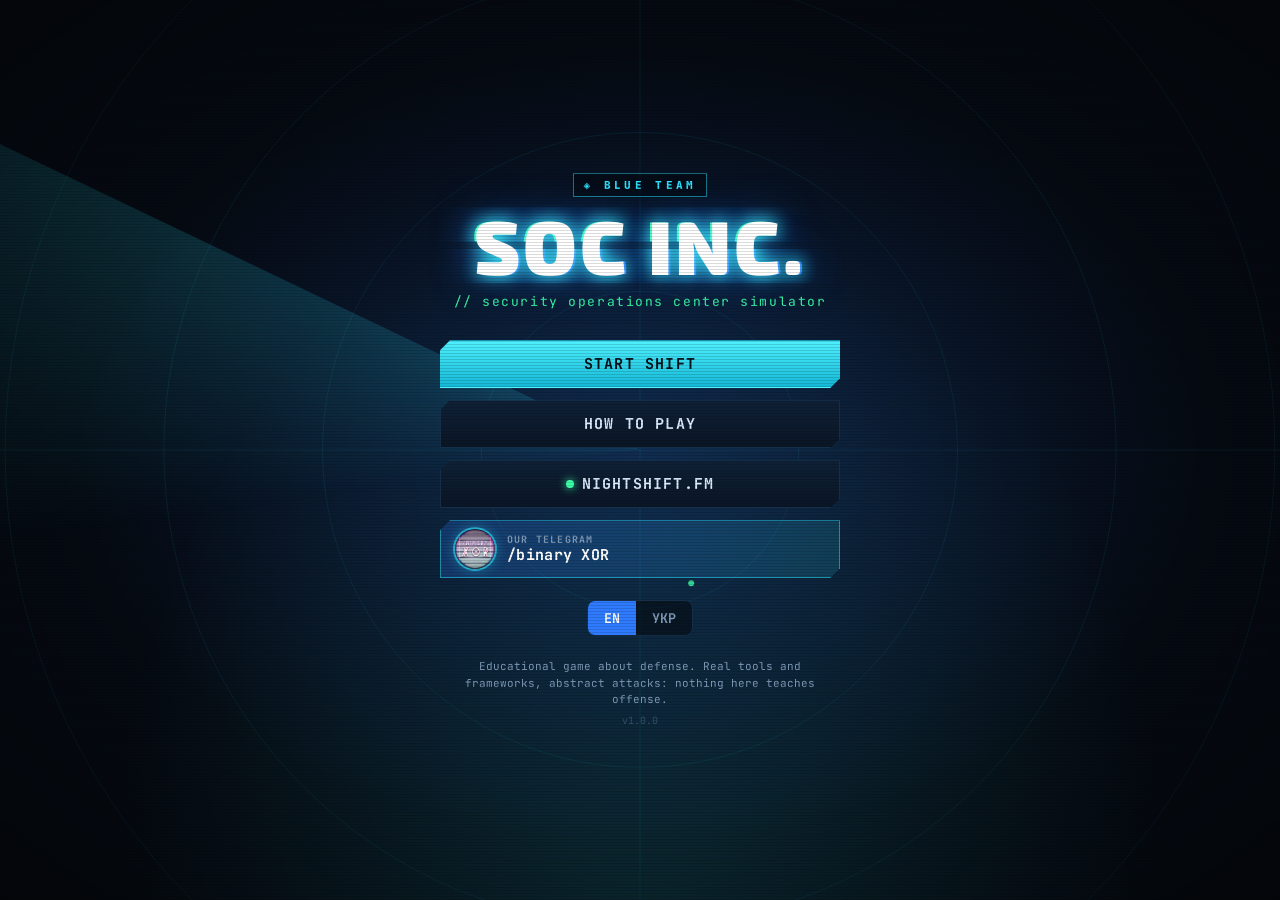
<file: index.html>
<!doctype html>
<html lang="en">
<head>
  <meta charset="utf-8">
  <meta name="viewport" content="width=device-width, initial-scale=1, viewport-fit=cover, user-scalable=no">
  <meta name="theme-color" content="#050a12">
  <meta name="mobile-web-app-capable" content="yes">
  <meta name="apple-mobile-web-app-capable" content="yes">
  <meta name="apple-mobile-web-app-status-bar-style" content="black-translucent">
  <title>SOC Inc.</title>
  <meta name="description" content="A Plague Inc: The Cure-style strategy game for defenders: run a SOC, find hidden intruders, contain them, attribute the adversary and evict them for good. Real tools, real frameworks, deep lore.">
  <meta property="og:title" content="SOC Inc.">
  <meta property="og:description" content="Run the SOC. Find the hidden intruders, contain the spread, attribute the actor, evict them all at once. Can you keep the board on your side?">
  <meta property="og:type" content="website">
  <meta property="og:site_name" content="SOC Inc.">
  <meta property="og:url" content="https://morronel.github.io/soc_inc/">
  <meta property="og:image" content="https://morronel.github.io/soc_inc/assets/og-image.jpg">
  <meta property="og:image:type" content="image/jpeg">
  <meta property="og:image:width" content="1200">
  <meta property="og:image:height" content="630">
  <meta property="og:image:alt" content="SOC Inc.: a network map with detected intruders and quarantined departments">
  <meta name="twitter:card" content="summary_large_image">
  <meta name="twitter:title" content="SOC Inc.">
  <meta name="twitter:description" content="Run the SOC. Find the hidden intruders, contain the spread, attribute the actor, evict them all at once.">
  <meta name="twitter:image" content="https://morronel.github.io/soc_inc/assets/og-image.jpg">
  <script>
    // Cache guard: the deploy stamps __BUILD__ with the commit hash on every asset URL and in version.json.
    // In-app webviews (Telegram & co.) cache aggressively: if this page is older than the live build, clear caches and reload once.
    (function () {
      var BUILD = '__BUILD__';
      if (/^__/.test(BUILD) || !window.fetch) return;                // local dev: nothing to compare against
      try {
        if (navigator.serviceWorker && navigator.serviceWorker.getRegistrations)
          navigator.serviceWorker.getRegistrations().then(function (rs) { rs.forEach(function (r) { r.unregister(); }); });
        if (window.caches && caches.keys) caches.keys().then(function (ks) { ks.forEach(function (k) { caches.delete(k); }); });
      } catch (e) { /* not available */ }
      fetch('version.json?t=' + Date.now(), { cache: 'no-store' }).then(function (r) { return r.json(); }).then(function (v) {
        if (!v || !v.build || v.build === BUILD) return;
        var key = 'si_reload_' + v.build;
        try { if (sessionStorage.getItem(key)) return; sessionStorage.setItem(key, '1'); } catch (e) { return; }  // never loop
        location.replace(location.pathname + '?v=' + v.build + location.hash);
      }).catch(function () { /* offline: keep what we have */ });
    })();
  </script>
  <link rel="icon" href="assets/icon.svg" type="image/svg+xml">
  <link rel="manifest" href="manifest.webmanifest?v=__BUILD__">
  <link rel="preconnect" href="https://fonts.googleapis.com">
  <link rel="preconnect" href="https://fonts.gstatic.com" crossorigin>
  <link href="https://fonts.googleapis.com/css2?family=JetBrains+Mono:wght@400;700;800&family=Exo+2:wght@700;800;900&display=swap" rel="stylesheet">
  <link rel="stylesheet" href="css/style.css?v=__BUILD__">
</head>
<body>
<div id="app">

  <!-- ===================================================== TITLE -->
  <section id="scr-title" class="screen active">
    <div class="title-bg"><canvas id="title-radar"></canvas></div>
    <div class="title-wrap">
      <div class="logo-badge">◈ BLUE TEAM</div>
      <div class="logo glitch" data-text="SOC INC.">SOC INC.</div>
      <div class="tagline">// <span data-i18n="tagline"></span></div>
      <div class="title-menu">
        <button class="btn btn-primary" id="btn-play" data-i18n="play"></button>
        <button class="btn" id="btn-howto" data-i18n="howto"></button>
        <button class="btn" id="btn-radio-title"><span class="onair-dot"></span> <span data-i18n="radio"></span></button>
        <a class="btn btn-channel hidden" id="btn-channel" target="_blank" rel="noopener"><img class="ch-logo" src="assets/binary-xor.png" alt=""><span class="ch-text"><small data-i18n="channel"></small><b class="ch-name"></b></span></a>
      </div>
      <div class="lang-switch">
        <button data-lang="en">EN</button><button data-lang="uk">УКР</button>
      </div>
      <p class="disclaimer" data-i18n="disclaimer"></p>
      <div class="version">v<span id="ver"></span></div>
    </div>
  </section>

  <!-- ===================================================== SETUP -->
  <section id="scr-setup" class="screen">
    <header class="bar">
      <button class="icon-btn" id="setup-back" aria-label="back">‹</button>
      <h2 data-i18n="setupTitle"></h2>
      <span></span>
    </header>
    <div class="setup-body">
      <label class="lbl" data-i18n="nameLabel"></label>
      <div class="name-row">
        <input id="team-name" maxlength="16" spellcheck="false" autocomplete="off">
        <button class="btn btn-small" id="name-reroll">⟳ <span data-i18n="reroll"></span></button>
      </div>
      <label class="lbl" data-i18n="companyLabel"></label>
      <div class="cards" id="company-cards"></div>
      <label class="lbl" data-i18n="advLabel"></label>
      <div class="cards" id="adv-cards"></div>
    </div>
    <div class="setup-foot">
      <button class="btn btn-primary btn-wide" id="btn-start" data-i18n="start"></button>
    </div>
  </section>

  <!-- ===================================================== GAME -->
  <section id="scr-game" class="screen">
    <header class="hud-top">
      <button class="icon-btn" id="btn-menu" aria-label="menu">☰</button>
      <div class="hud-id">
        <div class="hud-name"><span id="hud-name"></span> <em class="sev s4" id="hud-sev">SEV-4</em></div>
        <div class="hud-clock" id="hud-clock"></div>
      </div>
      <div class="hud-res">
        <div class="hud-budget" id="hud-budget">$<b id="budget-val">0</b>K</div>
        <div class="hud-analysts" id="hud-analysts" title="analysts">👤 <b id="analyst-val">0/0</b></div>
      </div>
      <button class="icon-btn speed" id="btn-speed">1×</button>
      <button class="icon-btn" id="btn-radio" aria-label="radio">📻</button>
    </header>
    <div class="ticker" id="ticker"><span class="ticker-tag">◉ SOC</span><div class="ticker-text"><span id="ticker-text"></span></div></div>
    <div class="map-wrap" id="map-wrap">
      <canvas id="map"></canvas>
      <div class="dept-tip hidden" id="dept-tip"></div>
      <div class="hint hidden" id="hint"></div>
    </div>
    <footer class="hud-bottom">
      <div class="meters">
        <div class="meter m-known"><div class="m-lbl"><span data-i18n="mKnown"></span><b id="m-known-v">0</b></div><div class="m-bar"><i id="m-known"></i></div></div>
        <div class="meter m-dmg"><div class="m-lbl"><span id="m-dmg-l"></span><b id="m-dmg-v">0%</b></div><div class="m-bar"><i id="m-dmg"></i></div></div>
        <div class="meter m-inv"><div class="m-lbl"><span data-i18n="mInv"></span><b id="m-inv-v"></b></div><div class="m-bar"><i id="m-inv"></i></div></div>
        <div class="meter m-plan"><div class="m-lbl"><span data-i18n="mPlan"></span><b id="m-plan-v"></b></div><div class="m-bar"><i id="m-plan"></i></div></div>
        <div class="meter m-trust"><div class="m-lbl"><span data-i18n="mTrust"></span><b id="m-trust-v"></b></div><div class="m-bar"><i id="m-trust"></i><s style="left:25%"></s></div></div>
        <div class="meter m-vis"><div class="m-lbl"><span data-i18n="mVis"></span><b id="m-vis-v"></b></div><div class="m-bar"><i id="m-vis"></i></div></div>
      </div>
      <div class="actions">
        <button class="btn btn-soc" id="btn-soc"><span data-i18n="socBtn"></span> <em id="soc-badge" class="badge hot hidden"></em></button>
        <button class="btn btn-defense" id="btn-defense"><span data-i18n="defense"></span> <em id="defense-badge" class="badge hidden"></em></button>
        <button class="btn btn-erad" id="btn-erad" disabled><span id="erad-label"></span></button>
      </div>
    </footer>
  </section>

  <!-- ===================================================== END -->
  <section id="scr-end" class="screen">
    <div class="end-body">
      <div class="end-title glitch" id="end-title" data-text=""></div>
      <p class="end-sub" id="end-sub"></p>
      <img class="share-img" id="share-img" alt="result card">
      <div class="end-actions">
        <button class="btn btn-primary" id="btn-share" data-i18n="share"></button>
        <button class="btn" id="btn-save" data-i18n="saveImg"></button>
        <a class="btn btn-tg" id="btn-tgshare" target="_blank" rel="noopener"><span class="tg-ico">✈</span> <span data-i18n="tgShare"></span></a>
        <a class="btn btn-channel hidden" id="btn-channel-end" target="_blank" rel="noopener"><img class="ch-logo" src="assets/binary-xor.png" alt=""><span class="ch-text"><small data-i18n="channel"></small><b class="ch-name"></b></span></a>
      </div>
      <h3 data-i18n="stats"></h3>
      <div class="stat-grid" id="stat-grid"></div>
      <h3 id="debrief-title"></h3>
      <ul class="debrief" id="debrief"></ul>
      <h3 data-i18n="advReport"></h3>
      <p class="muted" data-i18n="advReportHint"></p>
      <div class="adv-report" id="adv-report"></div>
      <h3 data-i18n="program"></h3>
      <p class="muted" data-i18n="programHint"></p>
      <div class="program" id="program"></div>
      <h3 data-i18n="lesson"></h3>
      <p class="lesson" id="lesson"></p>
      <div class="end-actions">
        <button class="btn btn-primary" id="btn-again" data-i18n="again"></button>
        <button class="btn" id="btn-end-menu" data-i18n="menu"></button>
      </div>
    </div>
  </section>

  <!-- ===================================================== OVERLAYS -->
  <div class="overlay" id="ovl-tree">
    <div class="panel tree-panel">
      <header class="bar">
        <h2 data-i18n="tree"></h2>
        <div class="hud-budget">$<b id="tree-budget">0</b>K</div>
        <button class="icon-btn" data-close aria-label="close">✕</button>
      </header>
      <nav class="tabs" id="tree-tabs"></nav>
      <div class="tree-grid-wrap"><svg class="tree-lines" id="tree-lines"></svg><div class="tree-grid" id="tree-grid"></div></div>
      <div class="tree-detail" id="tree-detail"></div>
    </div>
  </div>

  <div class="overlay" id="ovl-soc">
    <div class="panel soc-panel">
      <header class="bar"><h2 data-i18n="socTitle"></h2><span class="soc-stats" id="soc-stats"></span><button class="icon-btn" data-close aria-label="close">✕</button></header>
      <nav class="tabs soc-tabs" id="soc-tabs">
        <button data-tab="alerts" class="on" style="--c:#ffb020" data-i18n="tabAlerts"></button>
        <button data-tab="adv" style="--c:#ff3b5c" data-i18n="tabAdv"></button>
      </nav>
      <ol class="soc-list" id="soc-list"></ol>
      <div class="adv-pane hidden" id="adv-pane"></div>
    </div>
  </div>

  <div class="overlay" id="ovl-dept">
    <div class="panel dept-panel">
      <header class="bar"><h2 id="dept-title"></h2><div class="hud-budget">$<b id="dept-budget">0</b>K</div><button class="icon-btn" data-close aria-label="close">✕</button></header>
      <div class="dept-info" id="dept-info"></div>
      <div class="dept-actions" id="dept-actions"></div>
    </div>
  </div>

  <div class="overlay" id="ovl-menu">
    <div class="panel small-panel">
      <h2 data-i18n="paused"></h2>
      <button class="btn btn-primary btn-wide" data-close data-i18n="resume"></button>
      <button class="btn btn-wide" id="menu-howto" data-i18n="howto"></button>
      <button class="btn btn-wide" id="menu-radio" data-i18n="radio"></button>
      <div class="row-setting"><span data-i18n="sfx"></span><button class="btn btn-small" id="sfx-toggle"></button></div>
      <div class="row-setting"><span data-i18n="language"></span><div class="lang-switch"><button data-lang="en">EN</button><button data-lang="uk">УКР</button></div></div>
      <button class="btn btn-wide btn-danger" id="menu-quit" data-i18n="quit"></button>
    </div>
  </div>

  <div class="overlay" id="ovl-howto">
    <div class="panel">
      <header class="bar"><h2 data-i18n="howto"></h2><span></span><button class="icon-btn" data-close aria-label="close">✕</button></header>
      <div class="howto-body" id="howto-body"></div>
    </div>
  </div>

  <div class="overlay" id="ovl-radio">
    <div class="panel radio-panel">
      <header class="bar"><h2>NIGHTSHIFT.FM <small>101.1 MHz</small></h2><span class="onair" id="radio-onair"></span><button class="icon-btn" data-close aria-label="close">✕</button></header>
      <div class="radio-viz"><canvas id="radio-viz"></canvas></div>
      <div class="radio-now"><small data-i18n="nowPlaying"></small><div id="radio-track"></div><div class="radio-time" id="radio-time"></div></div>
      <div class="radio-ctrl">
        <button class="icon-btn big" id="radio-prev">⏮</button>
        <button class="icon-btn big" id="radio-toggle">▶</button>
        <button class="icon-btn big" id="radio-next">⏭</button>
      </div>
      <input type="range" id="radio-vol" min="0" max="100" value="70">
      <ol class="radio-list" id="radio-list"></ol>
      <p class="muted" data-i18n="radioNote"></p>
    </div>
  </div>

  <div class="overlay" id="ovl-confirm">
    <div class="panel small-panel">
      <h2 class="cyan" data-i18n="confirmTitle"></h2>
      <p data-i18n="confirmTxt"></p>
      <p class="warn" id="confirm-warn"></p>
      <button class="btn btn-erad btn-wide" id="confirm-yes" data-i18n="yes"></button>
      <button class="btn btn-wide" data-close data-i18n="no"></button>
    </div>
  </div>

  <div class="toast" id="toast"></div>
  <div class="crt"></div>
</div>

<script src="js/config.js?v=__BUILD__"></script>
<script src="js/labels.js?v=__BUILD__"></script>
<script src="js/i18n.js?v=__BUILD__"></script>
<script src="js/data.js?v=__BUILD__"></script>
<script src="js/upgrades.js?v=__BUILD__"></script>
<script src="js/game.js?v=__BUILD__"></script>
<script src="js/audio.js?v=__BUILD__"></script>
<script src="js/map.js?v=__BUILD__"></script>
<script src="js/share.js?v=__BUILD__"></script>
<script src="js/ui.js?v=__BUILD__"></script>
</body>
</html>
</file>
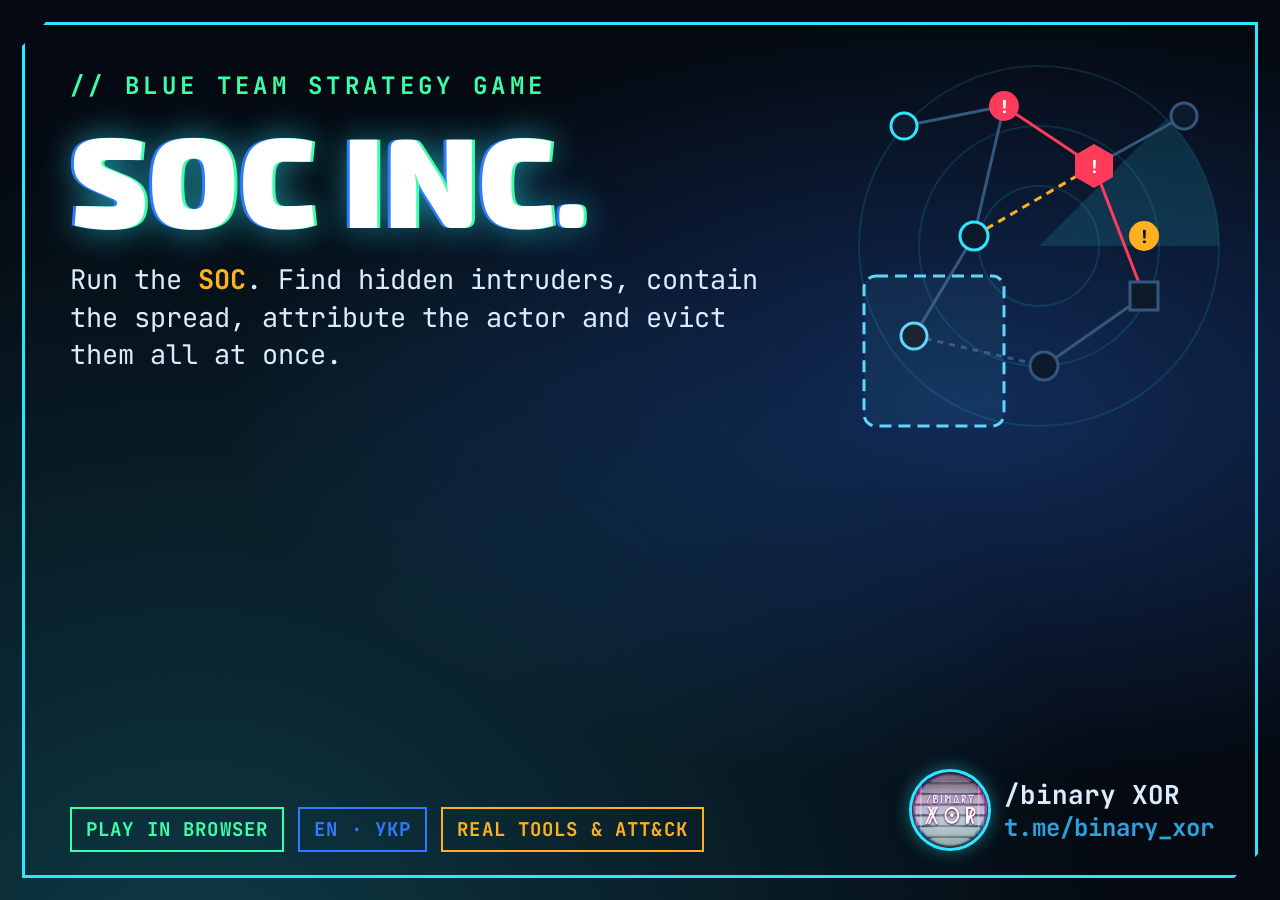
<file: tools/og.html>
<!doctype html><html><head><meta charset="utf-8">
<link href="https://fonts.googleapis.com/css2?family=JetBrains+Mono:wght@400;700;800&family=Exo+2:wght@800;900&display=swap" rel="stylesheet">
<style>
html,body{margin:0;width:1200px;height:630px;overflow:hidden;background:#050a12;font-family:'JetBrains Mono',monospace;color:#dcecff}
.bg{position:absolute;inset:0;background:radial-gradient(ellipse at 76% 45%,rgba(46,123,255,.3),transparent 55%),radial-gradient(ellipse at 15% 110%,rgba(46,230,255,.22),transparent 60%),#050a12}
.frame{position:absolute;inset:22px;border:3px solid #2ee6ff;clip-path:polygon(24px 0,100% 0,100% calc(100% - 24px),calc(100% - 24px) 100%,0 100%,0 24px)}
.l{position:absolute;left:70px;top:70px;width:690px}
.kick{color:#3dffa8;letter-spacing:.18em;font-weight:700;font-size:24px}
h1{font-family:'Exo 2';font-weight:900;font-size:128px;line-height:.92;margin:18px 0 0;color:#fff;text-shadow:3px 0 #3dffa8,-3px 0 #2e7bff,0 0 34px rgba(46,230,255,.6)}
p{font-size:27px;line-height:1.4;margin:24px 0 0}
p b{color:#ffb020}
.tags{position:absolute;left:70px;bottom:48px;display:flex;gap:14px}
.tags span{border:2px solid;padding:8px 14px;font-weight:700;font-size:19px;letter-spacing:.06em}
.ch{position:absolute;right:66px;bottom:52px;display:flex;align-items:center;gap:16px}
.ch img{width:76px;height:76px;border-radius:50%;box-shadow:0 0 0 3px #2ee6ff,0 0 20px rgba(46,230,255,.6)}
.ch b{display:block;font-size:26px}.ch i{font-style:normal;color:#2aa3e0;font-size:24px;font-weight:700}
svg{position:absolute;right:46px;top:46px}
</style></head><body><div class="bg"></div><div class="frame"></div>
<svg width="390" height="410" viewBox="0 0 390 410">
<g fill="none" stroke="rgba(46,230,255,.12)" stroke-width="2"><circle cx="195" cy="200" r="60"/><circle cx="195" cy="200" r="120"/><circle cx="195" cy="200" r="180"/></g>
<path d="M195 200 L375 200 A180 180 0 0 0 322 73 Z" fill="rgba(46,230,255,.13)"/>
<g stroke-width="3" fill="none">
<line x1="60" y1="80" x2="160" y2="60" stroke="#35577d"/><line x1="160" y1="60" x2="250" y2="120" stroke="#ff3b5c"/><line x1="250" y1="120" x2="340" y2="70" stroke="#35577d"/>
<line x1="160" y1="60" x2="130" y2="190" stroke="#35577d"/><line x1="130" y1="190" x2="250" y2="120" stroke="#ffb020" stroke-dasharray="8 6"/><line x1="130" y1="190" x2="70" y2="290" stroke="#35577d"/>
<line x1="250" y1="120" x2="300" y2="250" stroke="#ff3b5c"/><line x1="300" y1="250" x2="200" y2="320" stroke="#35577d"/><line x1="70" y1="290" x2="200" y2="320" stroke="#35577d" stroke-dasharray="6 6"/>
</g>
<rect x="20" y="230" width="140" height="150" rx="12" fill="rgba(95,214,255,.06)" stroke="#5fd6ff" stroke-width="3" stroke-dasharray="12 7"/>
<g><circle cx="60" cy="80" r="13" fill="#0d1a2b" stroke="#2ee6ff" stroke-width="3"/><circle cx="160" cy="60" r="15" fill="#ff3b5c"/><text x="160" y="67" font-family="JetBrains Mono" font-weight="800" font-size="18" text-anchor="middle" fill="#fff">!</text>
<circle cx="340" cy="70" r="13" fill="#0d1a2b" stroke="#35577d" stroke-width="3"/>
<path d="M250 98 269 109v22l-19 11-19-11v-22z" fill="#ff3b5c"/><text x="250" y="127" font-family="JetBrains Mono" font-weight="800" font-size="18" text-anchor="middle" fill="#fff">!</text>
<circle cx="130" cy="190" r="14" fill="#0d1a2b" stroke="#2ee6ff" stroke-width="3"/><circle cx="70" cy="290" r="13" fill="#1a2533" stroke="#5fd6ff" stroke-width="3"/>
<rect x="286" y="236" width="28" height="28" fill="#0d1a2b" stroke="#35577d" stroke-width="3"/><circle cx="200" cy="320" r="14" fill="#0d1a2b" stroke="#35577d" stroke-width="3"/>
<circle cx="300" cy="190" r="15" fill="#ffb020"/><text x="300" y="197" font-family="JetBrains Mono" font-weight="800" font-size="18" text-anchor="middle" fill="#081018">!</text></g></svg>
<div class="l"><div class="kick">// BLUE TEAM STRATEGY GAME</div><h1>SOC INC.</h1>
<p>Run the <b>SOC</b>. Find hidden intruders, contain the spread, attribute the actor and evict them all at once.</p></div>
<div class="tags"><span style="color:#3dffa8">PLAY IN BROWSER</span><span style="color:#2e7bff">EN · УКР</span><span style="color:#ffb020">REAL TOOLS & ATT&CK</span></div>
<div class="ch"><img src="../assets/binary-xor.png"><div><b>/binary XOR</b><i>t.me/binary_xor</i></div></div>
</body></html>
</file>
<file: css/style.css>
/* SOC Inc. — blue team ops center */
:root {
  --bg: #050a12;
  --bg2: #0a1422;
  --panel: rgba(8, 18, 32, 0.96);
  --line: #16304a;
  --text: #dcecff;
  --muted: #7f9bb8;
  --cyan: #2ee6ff;
  --blue: #2e7bff;
  --green: #3dffa8;
  --amber: #ffb020;
  --red: #ff3b5c;
  --purple: #a98bff;
  --mono: 'JetBrains Mono', ui-monospace, Menlo, Consolas, monospace;
  --display: 'Exo 2', 'JetBrains Mono', sans-serif;
  --safe-t: env(safe-area-inset-top, 0px);
  --safe-b: env(safe-area-inset-bottom, 0px);
}

* { box-sizing: border-box; -webkit-tap-highlight-color: transparent; }
html, body { margin: 0; height: 100%; background: var(--bg); color: var(--text); font-family: var(--mono); overflow: hidden; }
body { overscroll-behavior: none; touch-action: manipulation; -webkit-user-select: none; user-select: none; }
input { -webkit-user-select: text; user-select: text; }
button { font-family: inherit; color: inherit; }
a { color: inherit; }
.hidden { display: none !important; }
.muted { color: var(--muted); font-size: 12px; line-height: 1.5; }

#app { position: fixed; inset: 0; overflow: hidden; }
.screen { position: absolute; inset: 0; display: none; flex-direction: column; padding-top: var(--safe-t); }
.screen.active { display: flex; }

/* scanlines + vignette */
.crt { pointer-events: none; position: fixed; inset: 0; z-index: 100;
  background: repeating-linear-gradient(0deg, rgba(0,0,0,0.14) 0 1px, transparent 1px 3px),
              radial-gradient(ellipse at center, transparent 58%, rgba(0,0,0,0.5) 100%);
  mix-blend-mode: multiply; }

/* ------------------------------------------------ buttons */
.btn { appearance: none; border: 1px solid var(--line); background: linear-gradient(180deg, #0f2036, #0a1626);
  padding: 13px 18px; font-size: 15px; font-weight: 700; letter-spacing: 0.08em; text-transform: uppercase; cursor: pointer;
  clip-path: polygon(10px 0, 100% 0, 100% calc(100% - 10px), calc(100% - 10px) 100%, 0 100%, 0 10px);
  transition: transform .08s, filter .15s; text-decoration: none; display: inline-flex; align-items: center; justify-content: center; gap: 8px; }
.btn:active { transform: scale(0.97); }
.btn:disabled { opacity: 0.38; cursor: default; }
.btn-primary { background: linear-gradient(180deg, #4ff0ff, #14b8d6); color: #021018; border-color: transparent; box-shadow: 0 0 22px rgba(46,230,255,0.35); }
.btn-danger { color: var(--red); border-color: rgba(255,59,92,0.4); }
.btn-small { padding: 8px 12px; font-size: 12px; }
.btn-wide { width: 100%; }
.btn-tg { background: linear-gradient(180deg, #2aa3e0, #1a7fb5); color: #fff; border-color: transparent; }
.tg-ico { display: inline-block; transform: rotate(-20deg); }
.btn-channel { background: linear-gradient(90deg, rgba(46,123,255,0.25), rgba(46,230,255,0.14)); border-color: rgba(46,230,255,0.5); justify-content: flex-start; gap: 12px; padding: 8px 14px; text-transform: none; letter-spacing: 0.02em; }
.ch-logo { width: 40px; height: 40px; border-radius: 50%; flex: none; box-shadow: 0 0 0 2px rgba(46,230,255,0.6), 0 0 14px rgba(46,230,255,0.45); }
.ch-text { display: flex; flex-direction: column; align-items: flex-start; line-height: 1.2; text-align: left; min-width: 0; }
.ch-text small { font-size: 10px; color: var(--muted); letter-spacing: 0.12em; text-transform: uppercase; }
.ch-text b { font-size: 15px; color: #fff; }
.end-actions .btn-channel { grid-column: 1 / -1; }
.icon-btn { appearance: none; background: transparent; border: 1px solid var(--line); width: 40px; height: 40px; border-radius: 10px;
  font-size: 18px; display: inline-flex; align-items: center; justify-content: center; cursor: pointer; flex: none; }
.icon-btn.big { width: 56px; height: 56px; font-size: 22px; border-radius: 50%; }
.icon-btn:active { background: rgba(255,255,255,0.06); }

/* ------------------------------------------------ glitch text */
.glitch { position: relative; font-family: var(--display); font-weight: 900; letter-spacing: 0.04em; }
.glitch::before, .glitch::after { content: attr(data-text); position: absolute; left: 0; top: 0; width: 100%; overflow: hidden; }
.glitch::before { color: var(--green); transform: translate(-2px, 0); clip-path: inset(0 0 55% 0); animation: gl1 3.6s infinite steps(1); mix-blend-mode: screen; }
.glitch::after { color: var(--blue); transform: translate(2px, 0); clip-path: inset(55% 0 0 0); animation: gl2 3.1s infinite steps(1); mix-blend-mode: screen; }
@keyframes gl1 { 0%,92%,100% { transform: translate(-2px,0); } 93% { transform: translate(-6px,-2px); clip-path: inset(10% 0 60% 0); } 96% { transform: translate(4px,1px); clip-path: inset(40% 0 30% 0); } }
@keyframes gl2 { 0%,88%,100% { transform: translate(2px,0); } 89% { transform: translate(7px,2px); clip-path: inset(60% 0 5% 0); } 94% { transform: translate(-5px,0); clip-path: inset(20% 0 50% 0); } }

/* ------------------------------------------------ title */
#scr-title { align-items: center; justify-content: center; }
.title-bg { position: absolute; inset: 0; overflow: hidden;
  background: radial-gradient(ellipse at 50% 50%, rgba(46,123,255,0.22), transparent 62%), radial-gradient(ellipse at 50% 110%, rgba(46,230,255,0.15), transparent 60%), var(--bg); }
#title-radar { position: absolute; inset: 0; width: 100%; height: 100%; }
.title-wrap { position: relative; z-index: 1; width: min(440px, 100%); padding: 24px 20px calc(24px + var(--safe-b)); text-align: center; overflow-y: auto; max-height: 100%; }
.logo-badge { display: inline-block; font-size: 11px; font-weight: 800; letter-spacing: 0.3em; color: var(--cyan); border: 1px solid rgba(46,230,255,0.5); padding: 4px 10px; margin-bottom: 10px; background: rgba(5,10,18,0.6); }
.logo { font-size: clamp(46px, 15vw, 76px); line-height: 1; color: #fff; text-shadow: 0 0 18px rgba(46,230,255,0.7), 0 0 44px rgba(46,123,255,0.55); }
.tagline { color: var(--green); margin: 10px 0 30px; font-size: 13px; letter-spacing: 0.12em; }
.title-menu { display: flex; flex-direction: column; gap: 12px; }
.lang-switch { display: inline-flex; margin: 22px auto 0; border: 1px solid var(--line); border-radius: 8px; overflow: hidden; background: rgba(5,10,18,0.6); }
.lang-switch button { background: transparent; border: 0; padding: 8px 16px; font-weight: 700; cursor: pointer; color: var(--muted); }
.lang-switch button.on { background: var(--blue); color: #fff; }
.disclaimer { color: var(--muted); font-size: 11px; line-height: 1.5; margin: 22px 0 6px; }
.version { color: #36506d; font-size: 10px; }
.onair-dot { width: 8px; height: 8px; border-radius: 50%; background: var(--green); box-shadow: 0 0 8px var(--green); animation: blink 1.2s infinite; }
@keyframes blink { 50% { opacity: 0.25; } }

/* ------------------------------------------------ bars + setup */
.bar { display: flex; align-items: center; justify-content: space-between; gap: 10px; padding: 10px 14px; border-bottom: 1px solid var(--line); }
.bar h2 { margin: 0; font-family: var(--display); font-weight: 800; font-size: 18px; letter-spacing: 0.06em; flex: 1; min-width: 0; white-space: nowrap; overflow: hidden; text-overflow: ellipsis; }
.bar h2 small { font-size: 11px; color: var(--muted); font-family: var(--mono); }
.setup-body { flex: 1; overflow-y: auto; padding: 6px 16px 20px; -webkit-overflow-scrolling: touch; }
.lbl { display: block; color: var(--cyan); font-size: 12px; letter-spacing: 0.12em; text-transform: uppercase; margin: 18px 0 8px; }
.name-row { display: flex; gap: 8px; }
.name-row input { flex: 1; min-width: 0; background: #07111e; border: 1px solid var(--line); color: var(--cyan); font: 700 18px var(--mono);
  padding: 10px 12px; letter-spacing: 0.08em; text-transform: uppercase; border-radius: 6px; outline: none; }
.name-row input:focus { border-color: var(--cyan); box-shadow: 0 0 0 2px rgba(46,230,255,0.2); }
.cards { display: flex; gap: 10px; overflow-x: auto; padding: 4px 2px 10px; scroll-snap-type: x mandatory; -webkit-overflow-scrolling: touch; }
.card { flex: 0 0 80%; max-width: 310px; scroll-snap-align: start; background: linear-gradient(160deg, #0d1c30, #08111d); border: 1px solid var(--line);
  border-radius: 12px; padding: 14px; cursor: pointer; position: relative; transition: border-color .15s, box-shadow .15s; }
.card.sel { border-color: var(--cyan); box-shadow: 0 0 0 1px var(--cyan), 0 0 24px rgba(46,230,255,0.2); }
.card.adv.sel { border-color: var(--ac); box-shadow: 0 0 0 1px var(--ac), 0 0 24px color-mix(in srgb, var(--ac) 30%, transparent); }
.card h4 { margin: 0 0 4px; font-family: var(--display); font-weight: 800; font-size: 17px; letter-spacing: 0.03em; }
.card .stars { color: var(--amber); font-size: 12px; letter-spacing: 2px; }
.card p { margin: 8px 0; font-size: 12px; line-height: 1.45; color: #b8cde6; }
.card .best { position: absolute; top: 12px; right: 12px; font-size: 10px; color: var(--green); }
.card .vicon { font-size: 28px; }
.card .atype { font-size: 10px; letter-spacing: 0.1em; text-transform: uppercase; color: var(--ac, var(--muted)); }
.card .weak { font-size: 11px; color: var(--red); }
.defs { display: grid; grid-template-columns: 1fr 1fr; gap: 4px 10px; margin-top: 8px; }
.def { font-size: 10px; color: var(--muted); }
.def .dbar { height: 4px; background: #13243a; border-radius: 2px; margin-top: 2px; overflow: hidden; }
.def .dbar i { display: block; height: 100%; background: linear-gradient(90deg, var(--blue), var(--cyan)); }
.card .goal { font-size: 11px; color: var(--cyan); margin-top: 8px; }
.setup-foot { padding: 12px 16px calc(12px + var(--safe-b)); border-top: 1px solid var(--line); background: var(--bg); }
@media (min-width: 700px) { .card { flex-basis: 270px; } }

/* ------------------------------------------------ game hud */
#scr-game { background: var(--bg); }
.hud-top { display: flex; align-items: center; gap: 8px; padding: 8px 10px; background: linear-gradient(180deg, #0b182a, #070f1a); border-bottom: 1px solid var(--line); }
.hud-id { flex: 1; min-width: 0; }
.hud-name { font-family: var(--display); font-weight: 800; color: var(--cyan); font-size: 15px; letter-spacing: 0.06em; white-space: nowrap; overflow: hidden; text-overflow: ellipsis; text-shadow: 0 0 10px rgba(46,230,255,0.5); }
.hud-clock { color: var(--muted); font-size: 11px; white-space: nowrap; overflow: hidden; text-overflow: ellipsis; }
.hud-res { display: flex; flex-direction: column; align-items: flex-end; gap: 1px; }
.hud-budget { color: var(--green); font-size: 15px; white-space: nowrap; text-shadow: 0 0 10px rgba(61,255,168,0.4); padding: 0 4px; }
.hud-budget.bump { animation: bump .35s; }
@keyframes bump { 40% { transform: scale(1.25); } }
.hud-analysts { font-size: 11px; color: var(--muted); padding: 0 4px; white-space: nowrap; }
.hud-analysts b { color: var(--text); }
.hud-analysts.none b { color: var(--amber); }
.icon-btn.speed { font-size: 13px; font-weight: 800; width: 44px; }
.sev { font-style: normal; font-family: var(--mono); font-size: 9px; font-weight: 800; letter-spacing: 0.08em; padding: 2px 6px; border-radius: 4px; vertical-align: middle; border: 1px solid currentColor; text-shadow: none; }
.sev.s4 { color: var(--green); }
.sev.s3 { color: var(--amber); }
.sev.s2 { color: #fff; background: #d9700f; border-color: #d9700f; }
.sev.s1 { color: #fff; background: var(--red); border-color: var(--red); box-shadow: 0 0 12px rgba(255,59,92,0.7); animation: blink 0.9s infinite; }

.ticker { display: flex; align-items: center; gap: 8px; height: 28px; padding: 0 10px; background: #071020; border-bottom: 1px solid var(--line); font-size: 12px; overflow: hidden; }
.ticker-tag { color: var(--cyan); font-weight: 800; flex: none; animation: blink 1.6s infinite; font-size: 10px; }
.ticker-text { flex: 1; overflow: hidden; white-space: nowrap; position: relative; height: 100%; display: flex; align-items: center; }
.ticker-text span { display: inline-block; white-space: nowrap; }
.ticker-text span.scroll { animation: tick var(--dur, 12s) linear forwards; }
@keyframes tick { 0%, 12% { transform: translateX(0); } 100% { transform: translateX(var(--shift, 0)); } }
.ticker.hot { background: linear-gradient(90deg, rgba(255,59,92,0.28), #071020); }
.ticker.good { background: linear-gradient(90deg, rgba(46,230,255,0.18), #071020); }
.ticker.ai { background: linear-gradient(90deg, rgba(169,139,255,0.25), #071020); }
.ticker.ai .ticker-text { color: #d6c8ff; }
.map-wrap { flex: 1; position: relative; min-height: 0; }
#map { position: absolute; inset: 0; width: 100%; height: 100%; display: block; touch-action: none; }
.dept-tip { position: absolute; left: 50%; top: 10px; transform: translateX(-50%); background: var(--panel); border: 1px solid var(--line);
  padding: 8px 12px; border-radius: 8px; font-size: 12px; pointer-events: none; white-space: normal; text-align: center; max-width: 92%; }
.hint { position: absolute; left: 12px; right: 12px; bottom: 12px; background: rgba(8,18,32,0.94); border: 1px solid var(--amber); color: var(--amber);
  padding: 10px 12px; border-radius: 8px; font-size: 12px; text-align: center; pointer-events: none; animation: blink 1.8s 3; line-height: 1.45; }
.map-wrap.shake { animation: shake .5s; }
@keyframes shake { 20% { transform: translate(-6px, 3px); } 40% { transform: translate(5px, -4px); } 60% { transform: translate(-4px, 2px); } 80% { transform: translate(3px, -1px); } }

.hud-bottom { padding: 8px 10px calc(10px + var(--safe-b)); background: linear-gradient(0deg, #0b182a, #070f1a); border-top: 1px solid var(--line); }
.meters { display: grid; grid-template-columns: 1fr 1fr; gap: 6px 12px; }
.meter .m-lbl { display: flex; justify-content: space-between; font-size: 10px; letter-spacing: 0.06em; color: var(--muted); margin-bottom: 3px; gap: 6px; }
.meter .m-lbl span { white-space: nowrap; }
.meter .m-lbl b { color: var(--text); font-weight: 700; white-space: nowrap; overflow: hidden; text-overflow: ellipsis; }
.m-bar { position: relative; height: 8px; background: #11223a; border-radius: 4px; overflow: hidden; }
.m-bar i { position: absolute; left: 0; top: 0; bottom: 0; width: 0; border-radius: 4px; transition: width .4s; }
.m-bar s { position: absolute; top: 0; bottom: 0; width: 2px; background: rgba(255,255,255,0.3); }
.m-known i { background: var(--red); box-shadow: 0 0 10px var(--red); }
.m-dmg i { background: linear-gradient(90deg, var(--amber), var(--red)); background-size: 260px 100%; }
.m-dmg.hot .m-lbl b { color: var(--red); animation: blink 0.9s infinite; }
.m-inv i { background: var(--purple); box-shadow: 0 0 10px var(--purple); }
.m-plan i { background: var(--cyan); box-shadow: 0 0 10px var(--cyan); }
.m-plan.ready .m-lbl b { color: var(--cyan); }
.m-trust i { background: var(--green); box-shadow: 0 0 10px var(--green); }
.m-trust.hot i { background: var(--amber); }
.m-trust.hot .m-lbl b { color: var(--amber); animation: blink 0.9s infinite; }
.m-vis i { background: var(--blue); box-shadow: 0 0 10px var(--blue); }
.meter.off { opacity: 0.5; }
.meter.off .m-lbl b { color: var(--muted); font-weight: 400; }

.actions { display: grid; grid-template-columns: 0.75fr 1fr 1.1fr; gap: 10px; margin-top: 10px; }
.actions .btn { min-width: 0; padding-left: 6px; padding-right: 6px; letter-spacing: 0.04em; white-space: nowrap; overflow: hidden; }
.btn-soc { background: linear-gradient(180deg, #2a1d06, #1a1204); border-color: rgba(255,176,32,0.55); color: var(--amber); position: relative; }
.btn-defense { background: linear-gradient(180deg, #0c2a3a, #081c28); border-color: var(--cyan); color: #fff; box-shadow: 0 0 18px rgba(46,230,255,0.25); position: relative; }
.btn-defense.can { animation: pulseC 1.6s infinite; }
@keyframes pulseC { 50% { box-shadow: 0 0 28px rgba(46,230,255,0.75); } }
.badge { font-style: normal; background: var(--green); color: #000; border-radius: 10px; padding: 1px 7px; font-size: 11px; }
.badge.hot { background: var(--amber); color: #000; }
.btn-erad { background: #0b1626; color: var(--muted); font-size: 13px; border-color: var(--line); }
.btn-erad.ready { background: linear-gradient(180deg, #3dffa8, #13c27a); color: #02140b; border-color: transparent; animation: pulseG 1.1s infinite; opacity: 1; }
.btn-erad.running { background: #0b2a22; color: var(--green); opacity: 1; }
@keyframes pulseG { 50% { box-shadow: 0 0 30px rgba(61,255,168,0.9); } }

/* ------------------------------------------------ overlays */
.overlay { position: fixed; inset: 0; z-index: 50; display: none; align-items: flex-end; justify-content: center; background: rgba(2,6,12,0.7);
  backdrop-filter: blur(4px); -webkit-backdrop-filter: blur(4px); padding-top: var(--safe-t); }
.overlay.open { display: flex; }
.panel { width: min(560px, 100%); max-height: 100%; background: var(--panel); border: 1px solid var(--line); border-bottom: 0; border-radius: 16px 16px 0 0;
  display: flex; flex-direction: column; overflow: hidden; padding-bottom: var(--safe-b); animation: up .22s ease-out; }
@keyframes up { from { transform: translateY(40px); opacity: 0; } }
.small-panel { padding: 20px 18px calc(20px + var(--safe-b)); gap: 10px; }
.small-panel h2 { margin: 0 0 6px; font-family: var(--display); font-weight: 800; text-align: center; letter-spacing: 0.08em; }
.small-panel p { font-size: 13px; line-height: 1.5; margin: 0; color: #c4d6ec; }
h2.cyan { color: var(--cyan); }
.warn { color: var(--amber) !important; }
.row-setting { display: flex; justify-content: space-between; align-items: center; font-size: 13px; }
.row-setting .lang-switch { margin: 0; }
@media (min-width: 700px) { .overlay { align-items: center; } .panel { border-radius: 16px; border-bottom: 1px solid var(--line); max-height: 92%; } }

/* tree */
.tree-panel { height: 100%; }
@media (min-width: 700px) { .tree-panel { height: 92%; } }
.tabs { display: flex; border-bottom: 1px solid var(--line); flex: none; }
.tabs button { flex: 1; background: transparent; border: 0; padding: 10px 2px; font-weight: 800; letter-spacing: 0.06em; color: var(--muted); cursor: pointer;
  border-bottom: 2px solid transparent; font-size: 12px; display: flex; flex-direction: column; align-items: center; gap: 2px; position: relative; }
.tabs button small { font-size: 10px; font-weight: 700; opacity: 0.7; letter-spacing: 0; }
.tabs button.on { color: var(--c); border-bottom-color: var(--c); text-shadow: 0 0 10px var(--c); }
.tabs button.can::after { content: ''; position: absolute; top: 6px; right: 8px; width: 6px; height: 6px; border-radius: 50%; background: var(--green); box-shadow: 0 0 6px var(--green); }
.tree-grid-wrap { position: relative; flex: 1 1 auto; min-height: 150px; overflow: auto; padding: 14px 10px; }
.tree-lines { position: absolute; left: 0; top: 0; width: 100%; height: 100%; pointer-events: none; }
.tree-grid { position: relative; display: grid; grid-template-columns: repeat(3, 1fr); grid-auto-rows: 84px; gap: 8px; max-width: 420px; margin: 0 auto; }
.node { position: relative; justify-self: center; width: 82px; height: 80px; cursor: pointer; display: flex; flex-direction: column; align-items: center; justify-content: center;
  clip-path: polygon(50% 0, 100% 25%, 100% 75%, 50% 100%, 0 75%, 0 25%); background: #142742; text-align: center; padding: 6px; }
.node::before { content: ''; position: absolute; inset: 2px; clip-path: inherit; background: #08121f; z-index: 0; }
.node > * { position: relative; z-index: 1; }
.node .nname { font-size: 8.5px; font-weight: 700; line-height: 1.15; letter-spacing: 0.01em; }
.node .ncost { font-size: 10px; color: var(--green); margin-top: 3px; }
.node.avail { background: var(--c); }
.node.avail::before { background: #0a1728; }
.node.owned { background: var(--c); }
.node.owned::before { background: color-mix(in srgb, var(--c) 35%, #08121f); }
.node.owned .ncost { color: #fff; }
.node.locked { opacity: 0.42; }
.node.sel { filter: drop-shadow(0 0 10px var(--c)); transform: scale(1.07); }
.node.afford .ncost { animation: blink 1s infinite; }
.tree-detail { border-top: 1px solid var(--line); padding: 12px 16px 14px; flex: 0 1 auto; max-height: 52%; overflow-y: auto; -webkit-overflow-scrolling: touch; }
.td-head { display: flex; align-items: baseline; justify-content: space-between; gap: 8px; }
.tree-detail h3 { margin: 0; font-family: var(--display); font-weight: 800; font-size: 18px; }
.tree-detail .csf { font-size: 10px; letter-spacing: 0.08em; color: var(--muted); text-transform: uppercase; white-space: nowrap; }
.tree-detail .tac { font-size: 10px; margin: 4px 0; }
.tree-detail .eff { margin: 6px 0 10px; font-size: 13px; line-height: 1.45; color: #e2efff; }
.tree-detail .lh { font-size: 10px; letter-spacing: 0.12em; color: var(--cyan); text-transform: uppercase; margin: 12px 0 5px; font-weight: 800; }
.tree-detail .lore p { margin: 0; font-size: 12.5px; line-height: 1.6; color: #b9cbe2; font-style: italic; }
.tree-detail .tools span { display: inline-block; font-size: 11px; background: rgba(61,255,168,0.08); border: 1px solid rgba(61,255,168,0.3); color: #c6ffe6; border-radius: 4px; padding: 2px 7px; margin: 0 4px 4px 0; }
.tt { display: inline-block; font-size: 10.5px; background: rgba(255,59,92,0.07); border: 1px solid rgba(255,59,92,0.3); color: #ffc8d2; border-radius: 4px; padding: 2px 6px; margin: 0 4px 4px 0; }
.tt b { color: #fff; }
.tt.on { border-color: var(--red); box-shadow: 0 0 8px rgba(255,59,92,0.4); }

.rl { display: inline-block; font-size: 10px; color: var(--cyan); background: rgba(46,230,255,0.08); border: 1px solid rgba(46,230,255,0.35); border-radius: 4px; padding: 1px 6px; margin: 2px 0; text-transform: none; letter-spacing: 0.02em; }
.rl b { color: #fff; }

/* dept sheet */
.dept-panel { max-height: 86%; }
.dept-info { padding: 10px 16px 4px; font-size: 12px; color: #b9cbe2; }
.di-row { margin-bottom: 6px; line-height: 1.5; }
.di-row.stats { display: flex; flex-wrap: wrap; gap: 6px 12px; align-items: center; }
.di-row b.r { color: var(--red); }
.di-row b.c { color: #5fd6ff; }
.di-row.sel { color: var(--text); }
.di-row.tip { color: var(--amber); }
.pips { color: var(--muted); display: inline-flex; align-items: center; gap: 3px; }
.pips i { width: 9px; height: 9px; background: rgba(46,230,255,0.15); display: inline-block; }
.pips i.on { background: var(--cyan); box-shadow: 0 0 6px var(--cyan); }
.dept-actions { padding: 6px 12px 14px; display: flex; flex-direction: column; gap: 8px; overflow-y: auto; }
.dact { display: grid; grid-template-columns: 30px 1fr auto; align-items: center; gap: 10px; text-align: left; background: linear-gradient(180deg, #0e1e33, #0a1626);
  border: 1px solid var(--line); border-radius: 10px; padding: 10px 12px; cursor: pointer; }
.dact:active { transform: scale(0.98); }
.dact:disabled { opacity: 0.45; cursor: default; }
.dact .di { font-size: 20px; text-align: center; }
.dact .dt b { display: block; font-size: 13px; letter-spacing: 0.04em; }
.dact .dt small { display: block; font-size: 11px; color: var(--muted); line-height: 1.35; margin-top: 2px; }
.dact .dc { font-size: 12px; font-weight: 800; color: var(--green); white-space: nowrap; }
.dact:disabled .dc { color: var(--muted); font-size: 10px; }
.dact.warnact { border-color: rgba(95,214,255,0.4); }
.dact.on { border-color: #5fd6ff; box-shadow: inset 3px 0 0 #5fd6ff; }

/* howto */
.howto-body { overflow-y: auto; padding: 14px 18px 20px; font-size: 13px; line-height: 1.55; }
.howto-body p { margin: 0 0 12px; }
.howto-body b { color: var(--cyan); }

/* radio */
.radio-panel { padding-bottom: calc(14px + var(--safe-b)); }
.onair { font-size: 10px; font-weight: 800; padding: 3px 8px; border-radius: 4px; border: 1px solid var(--muted); color: var(--muted); }
.onair.on { color: #02140b; background: var(--green); border-color: var(--green); box-shadow: 0 0 10px var(--green); }
.radio-viz { height: 90px; margin: 10px 16px 0; border: 1px solid var(--line); border-radius: 8px; overflow: hidden; background: #040912; }
.radio-viz canvas { width: 100%; height: 100%; display: block; }
.radio-now { text-align: center; padding: 10px 16px 0; }
.radio-now small { color: var(--muted); font-size: 10px; letter-spacing: 0.15em; text-transform: uppercase; }
#radio-track { font-family: var(--display); font-weight: 800; font-size: 19px; color: var(--cyan); text-shadow: 0 0 12px rgba(46,230,255,0.5); margin-top: 2px; }
.radio-time { font-size: 11px; color: var(--muted); }
.radio-ctrl { display: flex; justify-content: center; gap: 18px; padding: 12px 0 6px; }
#radio-vol { display: block; width: calc(100% - 64px); margin: 4px auto 6px; accent-color: var(--cyan); }
.radio-list { margin: 0; padding: 0 16px 0 40px; max-height: 26vh; overflow-y: auto; font-size: 12px; }
.radio-list li { padding: 6px 0; color: var(--muted); cursor: pointer; border-bottom: 1px dashed #15283f; }
.radio-list li.on { color: var(--cyan); }
.radio-list li span { float: right; }
.radio-panel .muted { padding: 8px 16px 0; margin: 0; }

/* SOC console */
.soc-panel { height: 86%; }
.soc-stats { font-size: 11px; color: var(--muted); white-space: nowrap; }
.soc-tabs button { flex-direction: row; justify-content: center; padding: 11px 4px; }
.soc-list { list-style: none; margin: 0; padding: 4px 10px 14px; overflow-y: auto; flex: 1; min-height: 0; font-size: 11px; }
.soc-list li { display: grid; grid-template-columns: 58px 40px 1fr; gap: 2px 8px; padding: 7px 8px; border-bottom: 1px dashed #15283f; }
.soc-list li.empty { display: block; color: var(--muted); text-align: center; padding: 30px 0; border: 0; }
.soc-list .st { color: var(--muted); }
.soc-list .sv { font-weight: 800; font-size: 10px; }
.soc-list .sm { color: var(--text); line-height: 1.35; }
.soc-list li.low .sv { color: #8fa9c7; }
.soc-list li.med .sv { color: var(--amber); }
.soc-list li.high .sv { color: #ff8a3d; }
.soc-list li.crit .sv { color: var(--red); }
.soc-list li.crit { background: rgba(255,59,92,0.08); }
.adv-pane { overflow-y: auto; flex: 1; min-height: 0; padding: 12px 14px 18px; font-size: 12px; }
.adv-card { border: 1px solid var(--ac, var(--line)); border-radius: 12px; padding: 12px 14px; background: linear-gradient(160deg, color-mix(in srgb, var(--ac, #7f9bb8) 10%, #0a1626), #07101c); }
.adv-card .ai { font-size: 30px; }
.adv-card h3 { margin: 2px 0; font-family: var(--display); font-weight: 900; font-size: 20px; color: var(--ac, var(--text)); letter-spacing: 0.04em; }
.adv-card .atype { font-size: 10px; letter-spacing: 0.1em; text-transform: uppercase; color: var(--muted); }
.adv-card p { line-height: 1.55; color: #c4d6ec; margin: 8px 0 0; }
.adv-card.unknown { text-align: center; border-style: dashed; }
.adv-facts { display: grid; grid-template-columns: 1fr; gap: 8px; margin: 10px 0; }
.adv-facts > div { background: #0a1626; border: 1px solid var(--line); border-radius: 8px; padding: 8px 10px; }
.adv-facts small { display: block; font-size: 10px; letter-spacing: 0.1em; color: var(--muted); text-transform: uppercase; margin-bottom: 3px; }
.adv-pane h4 { font-family: var(--display); font-size: 14px; letter-spacing: 0.06em; color: var(--red); margin: 14px 0 6px; }
.ttp-list { list-style: none; margin: 0; padding: 0; display: flex; flex-direction: column; gap: 6px; }
.ttp-list li { background: #0a1626; border-left: 3px solid var(--red); border-radius: 0 8px 8px 0; padding: 8px 10px; font-size: 12px; }
.ttp-list li.unk { border-left-color: var(--muted); color: var(--muted); }
.ttp-list li.empty { border: 0; color: var(--muted); background: transparent; }
.ttp-list .th b { color: var(--red); margin-right: 4px; }
.ttp-list .th small { color: var(--muted); font-size: 10px; margin-left: 4px; }
.ttp-list .tn { color: #b9cbe2; margin-top: 3px; line-height: 1.45; }
.ttp-list .tc { margin-top: 5px; font-size: 11px; color: var(--muted); }
.cu { display: inline-block; font-size: 10.5px; padding: 1px 6px; border-radius: 4px; border: 1px solid #284563; color: #9db6d2; margin: 2px 4px 0 0; }
.cu.on { border-color: var(--green); color: var(--green); background: rgba(61,255,168,0.08); }

/* ------------------------------------------------ end */
#scr-end { overflow-y: auto; -webkit-overflow-scrolling: touch;
  background: radial-gradient(ellipse at 50% 0%, rgba(46,230,255,0.16), transparent 60%), var(--bg); }
#scr-end.lose { background: radial-gradient(ellipse at 50% 0%, rgba(255,59,92,0.18), transparent 60%), var(--bg); }
#scr-end.fired { background: radial-gradient(ellipse at 50% 0%, rgba(255,176,32,0.16), transparent 60%), var(--bg); }
.end-body { width: min(560px, 100%); margin: 0 auto; padding: 24px 16px calc(30px + var(--safe-b)); }
.end-title { font-size: clamp(28px, 9vw, 44px); text-align: center; color: var(--cyan); text-shadow: 0 0 20px rgba(46,230,255,0.6); line-height: 1.05; }
#scr-end.lose .end-title { color: var(--red); text-shadow: 0 0 20px rgba(255,59,92,0.6); }
#scr-end.fired .end-title { color: var(--amber); text-shadow: 0 0 20px rgba(255,176,32,0.6); }
.end-sub { text-align: center; color: #c4d6ec; font-size: 13px; line-height: 1.5; margin: 10px 0 16px; }
.share-img { display: block; width: 100%; max-width: 420px; margin: 0 auto 14px; border-radius: 12px; border: 1px solid var(--line); box-shadow: 0 10px 40px rgba(0,0,0,0.6); }
.end-actions { display: grid; grid-template-columns: 1fr 1fr; gap: 10px; margin-bottom: 8px; }
.end-actions .btn { font-size: 12px; padding: 12px 8px; }
.end-body h3 { font-family: var(--display); font-weight: 800; font-size: 15px; letter-spacing: 0.08em; color: var(--cyan); margin: 26px 0 10px; border-bottom: 1px solid var(--line); padding-bottom: 6px; }
.stat-grid { display: grid; grid-template-columns: 1fr 1fr; gap: 8px; }
.stat { background: #0a1626; border: 1px solid var(--line); border-radius: 8px; padding: 8px 10px; min-width: 0; }
.stat small { display: block; color: var(--muted); font-size: 10px; letter-spacing: 0.06em; }
.stat b { font-size: 14px; display: block; overflow: hidden; text-overflow: ellipsis; white-space: nowrap; }
.debrief { list-style: none; margin: 0; padding: 0; display: flex; flex-direction: column; gap: 8px; }
.debrief li { background: #0a1626; border-left: 3px solid var(--green); padding: 10px 12px; font-size: 13px; line-height: 1.45; border-radius: 0 8px 8px 0; }
.debrief li.weak { border-left-color: var(--red); }
.debrief li .dname { font-weight: 800; }
.debrief li .tip { color: var(--green); font-size: 11px; margin-top: 4px; }
.adv-report .ar-vec { background: #0a1626; border: 1px solid var(--line); border-radius: 8px; padding: 8px 10px; font-size: 12px; margin-bottom: 8px; line-height: 1.7; }
.program { display: grid; grid-template-columns: 1fr 1fr; gap: 6px; }
.pb { background: #0a1626; border: 1px solid var(--line); border-radius: 8px; padding: 7px 9px; font-size: 11px; opacity: 0.5; }
.pb.on { opacity: 1; border-color: rgba(46,230,255,0.5); box-shadow: inset 3px 0 0 var(--cyan); }
.pbh { font-weight: 700; display: flex; align-items: center; gap: 4px; }
.pbh em { margin-left: auto; font-style: normal; color: var(--cyan); }
.pbs { font-size: 9px; color: var(--cyan); letter-spacing: 0.08em; }
.pbl { display: flex; flex-direction: column; gap: 2px; margin-top: 4px; color: #b9cbe2; font-size: 11px; }
.pbl i { font-style: normal; font-size: 9px; color: var(--muted); }
.lesson { font-size: 13px; line-height: 1.6; color: #c4d6ec; }

/* toast */
.toast { position: fixed; left: 50%; bottom: calc(160px + var(--safe-b)); transform: translateX(-50%) translateY(20px); background: var(--panel); border: 1px solid var(--green);
  color: var(--green); padding: 10px 16px; border-radius: 8px; font-size: 13px; z-index: 90; opacity: 0; transition: opacity .2s, transform .2s; pointer-events: none; max-width: 90%; text-align: center; }
.toast.show { opacity: 1; transform: translateX(-50%) translateY(0); }
.toast.cyan { border-color: #5fd6ff; color: #5fd6ff; }
.toast.warn { border-color: var(--amber); color: var(--amber); }

/* ------------------------------------------------ landscape phones: map left, HUD column right */
@media (orientation: landscape) and (max-height: 600px) {
  #scr-game.active { display: grid; grid-template-columns: 1fr minmax(240px, 32%); grid-template-rows: auto auto 1fr; padding-top: 0; }
  .ticker { grid-column: 1; grid-row: 1; padding-left: max(10px, env(safe-area-inset-left)); }
  .map-wrap { grid-column: 1; grid-row: 2 / 4; margin-left: env(safe-area-inset-left); }
  .hud-top { grid-column: 2; grid-row: 1 / 3; flex-wrap: wrap; border-left: 1px solid var(--line); padding: 6px 8px; padding-right: max(8px, env(safe-area-inset-right)); gap: 6px; }
  .hud-top .icon-btn { width: 34px; height: 34px; font-size: 15px; }
  .hud-id { order: 2; flex-basis: 100%; }
  .hud-res { order: 1; margin-right: auto; flex-direction: row; gap: 8px; align-items: center; }
  #btn-menu { order: 0; }
  .hud-bottom { grid-column: 2; grid-row: 3; border-left: 1px solid var(--line); border-top: 0; display: flex; flex-direction: column; justify-content: space-between;
    padding: 6px 8px max(8px, env(safe-area-inset-bottom)); padding-right: max(8px, env(safe-area-inset-right)); min-height: 0; overflow-y: auto; }
  .meters { grid-template-columns: 1fr; gap: 4px; }
  .actions { grid-template-columns: 1fr 1fr; gap: 6px; margin-top: 6px; }
  .actions .btn-erad { grid-column: 1 / -1; }
  .actions .btn { padding: 9px 8px; font-size: 13px; }
  .soc-panel, .dept-panel { height: 96%; width: min(800px, 100%); }
  .hint { bottom: 8px; }
  .toast { bottom: 20px; }
  .overlay { align-items: center; }
  .panel { border-radius: 12px; border-bottom: 1px solid var(--line); max-height: 96%; }
  .tree-panel { width: min(960px, 100%); display: grid; grid-template-columns: 1fr 320px; grid-template-rows: auto auto 1fr; }
  .tree-panel > .bar { grid-column: 1 / -1; padding: 6px 12px; }
  .tree-panel .tabs { grid-column: 1; }
  .tree-panel .tree-grid-wrap { grid-column: 1; grid-row: 3; padding: 10px; }
  .tree-panel .tree-detail { grid-column: 2; grid-row: 2 / 4; border-top: 0; border-left: 1px solid var(--line); max-height: none; }
  .tree-grid { grid-auto-rows: 74px; }
  .node { width: 74px; height: 72px; }
  .radio-panel { width: min(700px, 100%); }
  .radio-viz { height: 60px; }
  .share-img { width: auto; max-width: 100%; max-height: 82vh; }
}

@media (prefers-reduced-motion: reduce) {
  .glitch::before, .glitch::after, .btn-erad.ready, .btn-defense.can, .sev.s1 { animation: none !important; }
}
</file>
